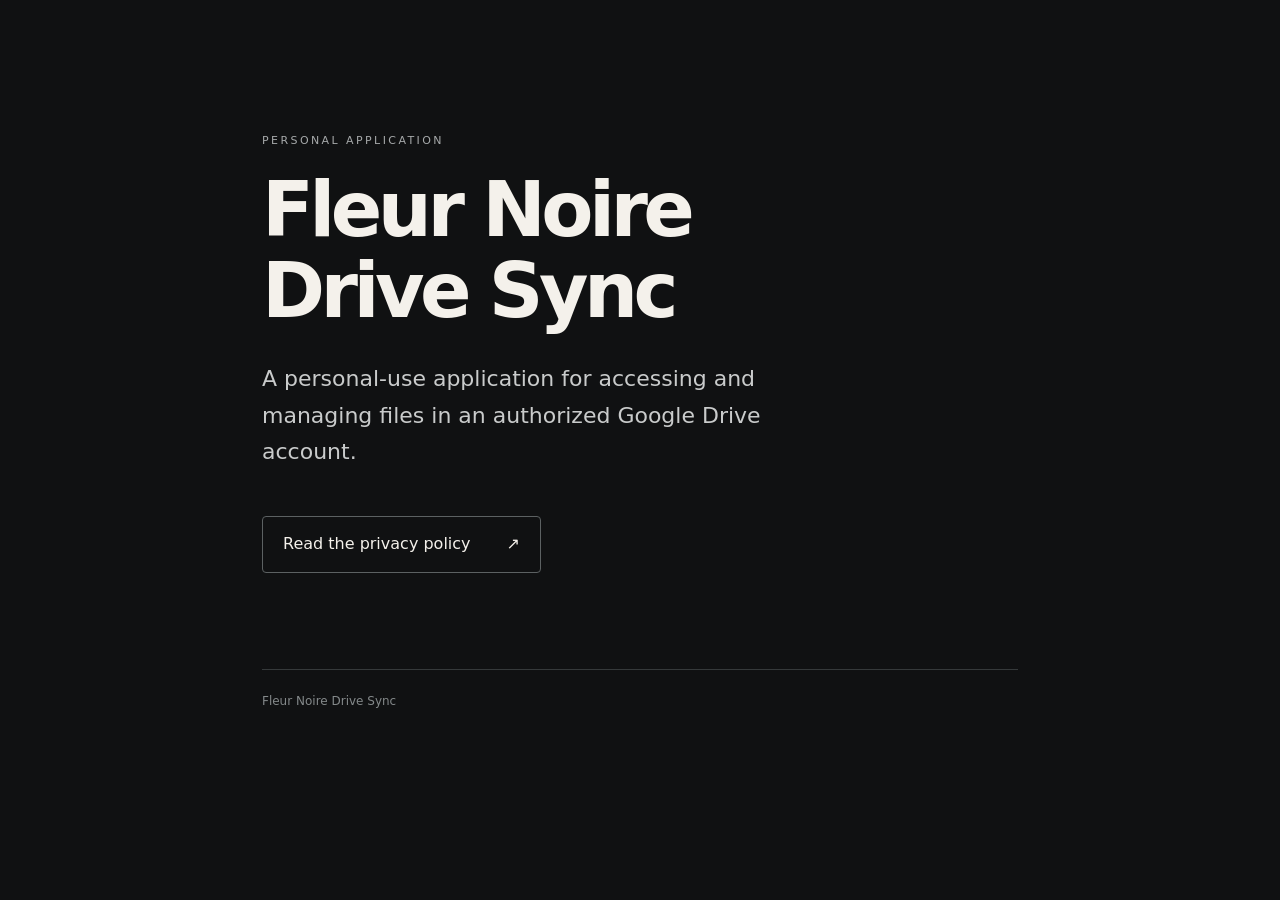
<file: index.html>
<!doctype html><html lang="en"><meta charset="utf-8"><meta name="viewport" content="width=device-width,initial-scale=1"><title>Fleur Noire Drive Sync</title><link rel="stylesheet" href="style.css"><body><main><p class="eyebrow">PERSONAL APPLICATION</p><h1>Fleur Noire<br>Drive Sync</h1><p class="intro">A personal-use application for accessing and managing files in an authorized Google Drive account.</p><a class="button" href="privacy/">Read the privacy policy <span aria-hidden="true">↗</span></a><footer>Fleur Noire Drive Sync</footer></main></body></html>
</file>
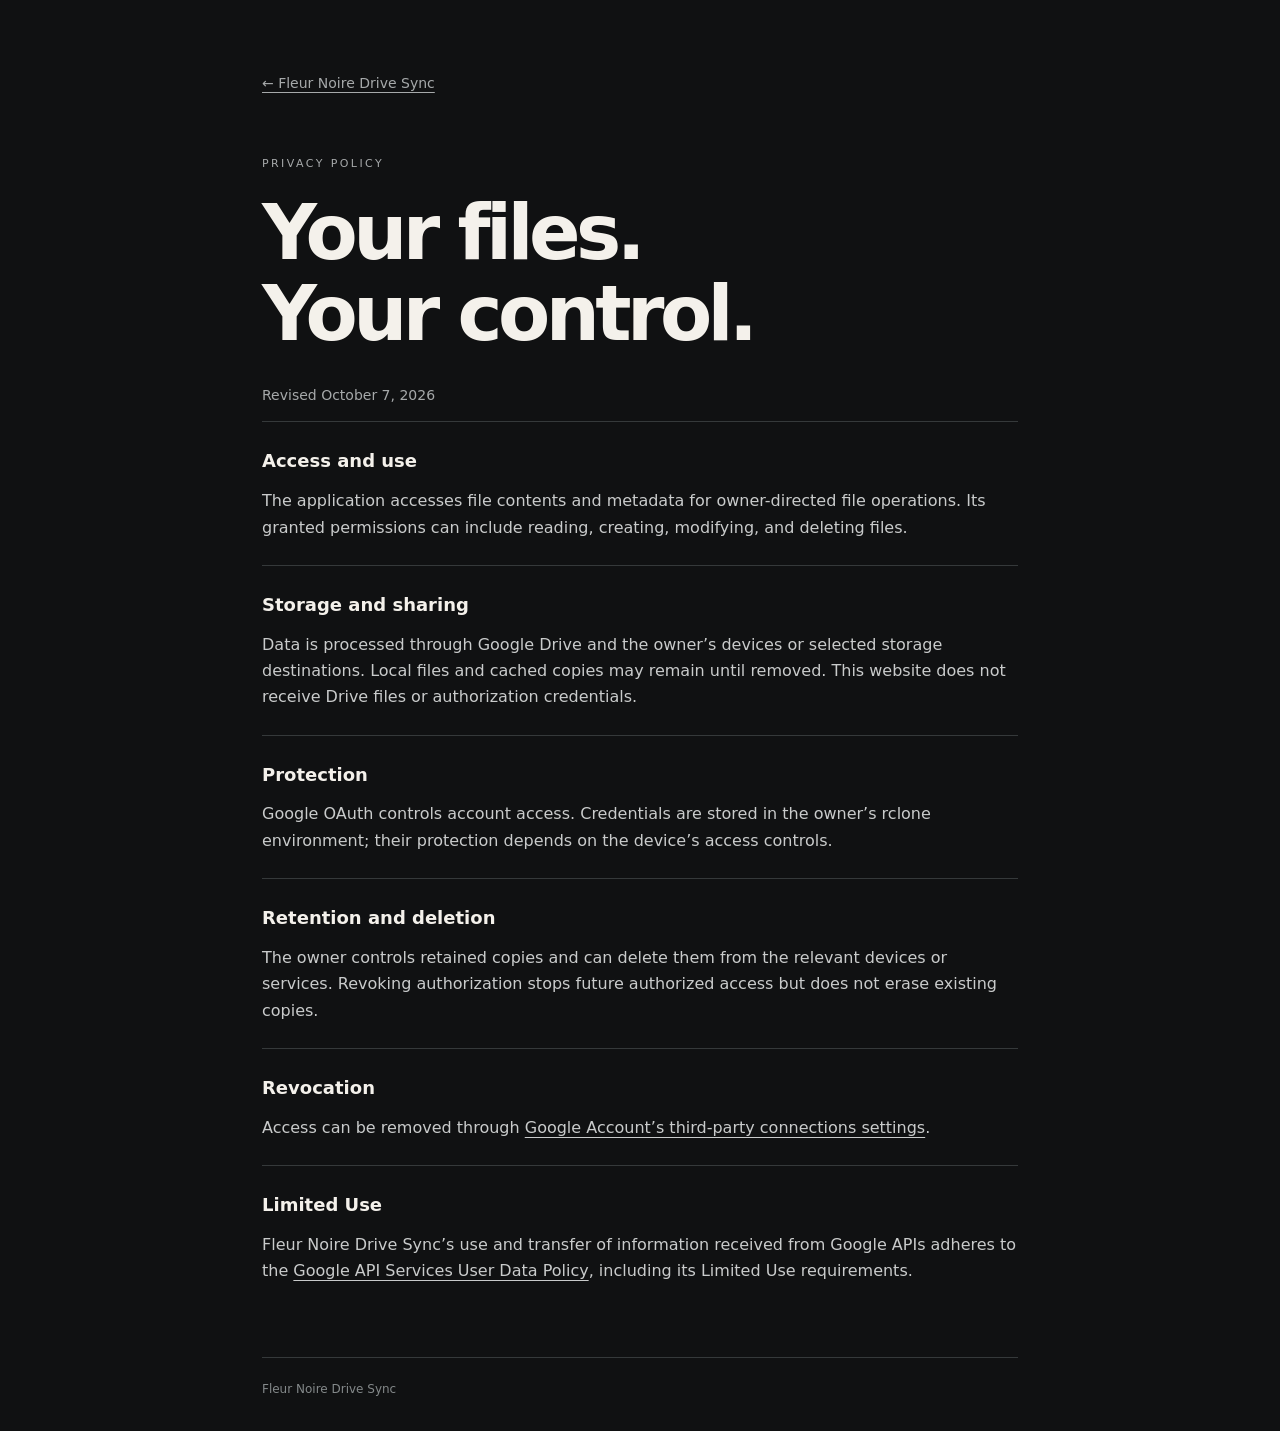
<file: privacy/index.html>
<!doctype html><html lang="en"><meta charset="utf-8"><meta name="viewport" content="width=device-width,initial-scale=1"><title>Privacy · Fleur Noire Drive Sync</title><link rel="stylesheet" href="../style.css"><body><main><nav><a href="../">← Fleur Noire Drive Sync</a></nav><p class="eyebrow">PRIVACY POLICY</p><h1>Your files.<br>Your control.</h1><p class="date">Revised October 7, 2026</p><section><h2>Access and use</h2><p>The application accesses file contents and metadata for owner-directed file operations. Its granted permissions can include reading, creating, modifying, and deleting files.</p></section><section><h2>Storage and sharing</h2><p>Data is processed through Google Drive and the owner’s devices or selected storage destinations. Local files and cached copies may remain until removed. This website does not receive Drive files or authorization credentials.</p></section><section><h2>Protection</h2><p>Google OAuth controls account access. Credentials are stored in the owner’s rclone environment; their protection depends on the device’s access controls.</p></section><section><h2>Retention and deletion</h2><p>The owner controls retained copies and can delete them from the relevant devices or services. Revoking authorization stops future authorized access but does not erase existing copies.</p></section><section><h2>Revocation</h2><p>Access can be removed through <a href="https://myaccount.google.com/connections">Google Account’s third-party connections settings</a>.</p></section><section><h2>Limited Use</h2><p>Fleur Noire Drive Sync’s use and transfer of information received from Google APIs adheres to the <a href="https://developers.google.com/terms/api-services-user-data-policy">Google API Services User Data Policy</a>, including its Limited Use requirements.</p></section><footer>Fleur Noire Drive Sync</footer></main></body></html>
</file>
<file: style.css>
*{box-sizing:border-box}html{color-scheme:dark}body{margin:0;background:#101112;color:#f4f1eb;font-family:system-ui,-apple-system,BlinkMacSystemFont,"Segoe UI",sans-serif;line-height:1.65}main{max-width:820px;margin:auto;padding:72px 32px 32px}h1{font-size:clamp(44px,8vw,76px);line-height:1.06;letter-spacing:-.06em;font-weight:600;margin:20px 0 30px}.eyebrow{font-size:11px;letter-spacing:.22em;color:#a6a9aa;margin-top:60px}.intro{font-size:22px;max-width:590px;color:#c9cbcb}.button{display:inline-flex;gap:36px;border:1px solid #5c6162;border-radius:4px;padding:14px 20px;margin:24px 0 48px;text-decoration:none}a{color:inherit;text-underline-offset:4px}a:hover{color:#bde4d6}a:focus-visible{outline:2px solid #bde4d6;outline-offset:6px}nav,.date{color:#a6a9aa;font-size:14px}section{border-top:1px solid #35393a;padding:24px 0}h2{font-size:18px;margin:0 0 12px}section p{color:#c9cbcb;margin:0}footer{border-top:1px solid #35393a;margin-top:48px;padding-top:22px;color:#84898a;font-size:12px}@media(max-width:540px){main{padding:32px 22px}.eyebrow{margin-top:44px}.intro{font-size:19px}}
</file>
